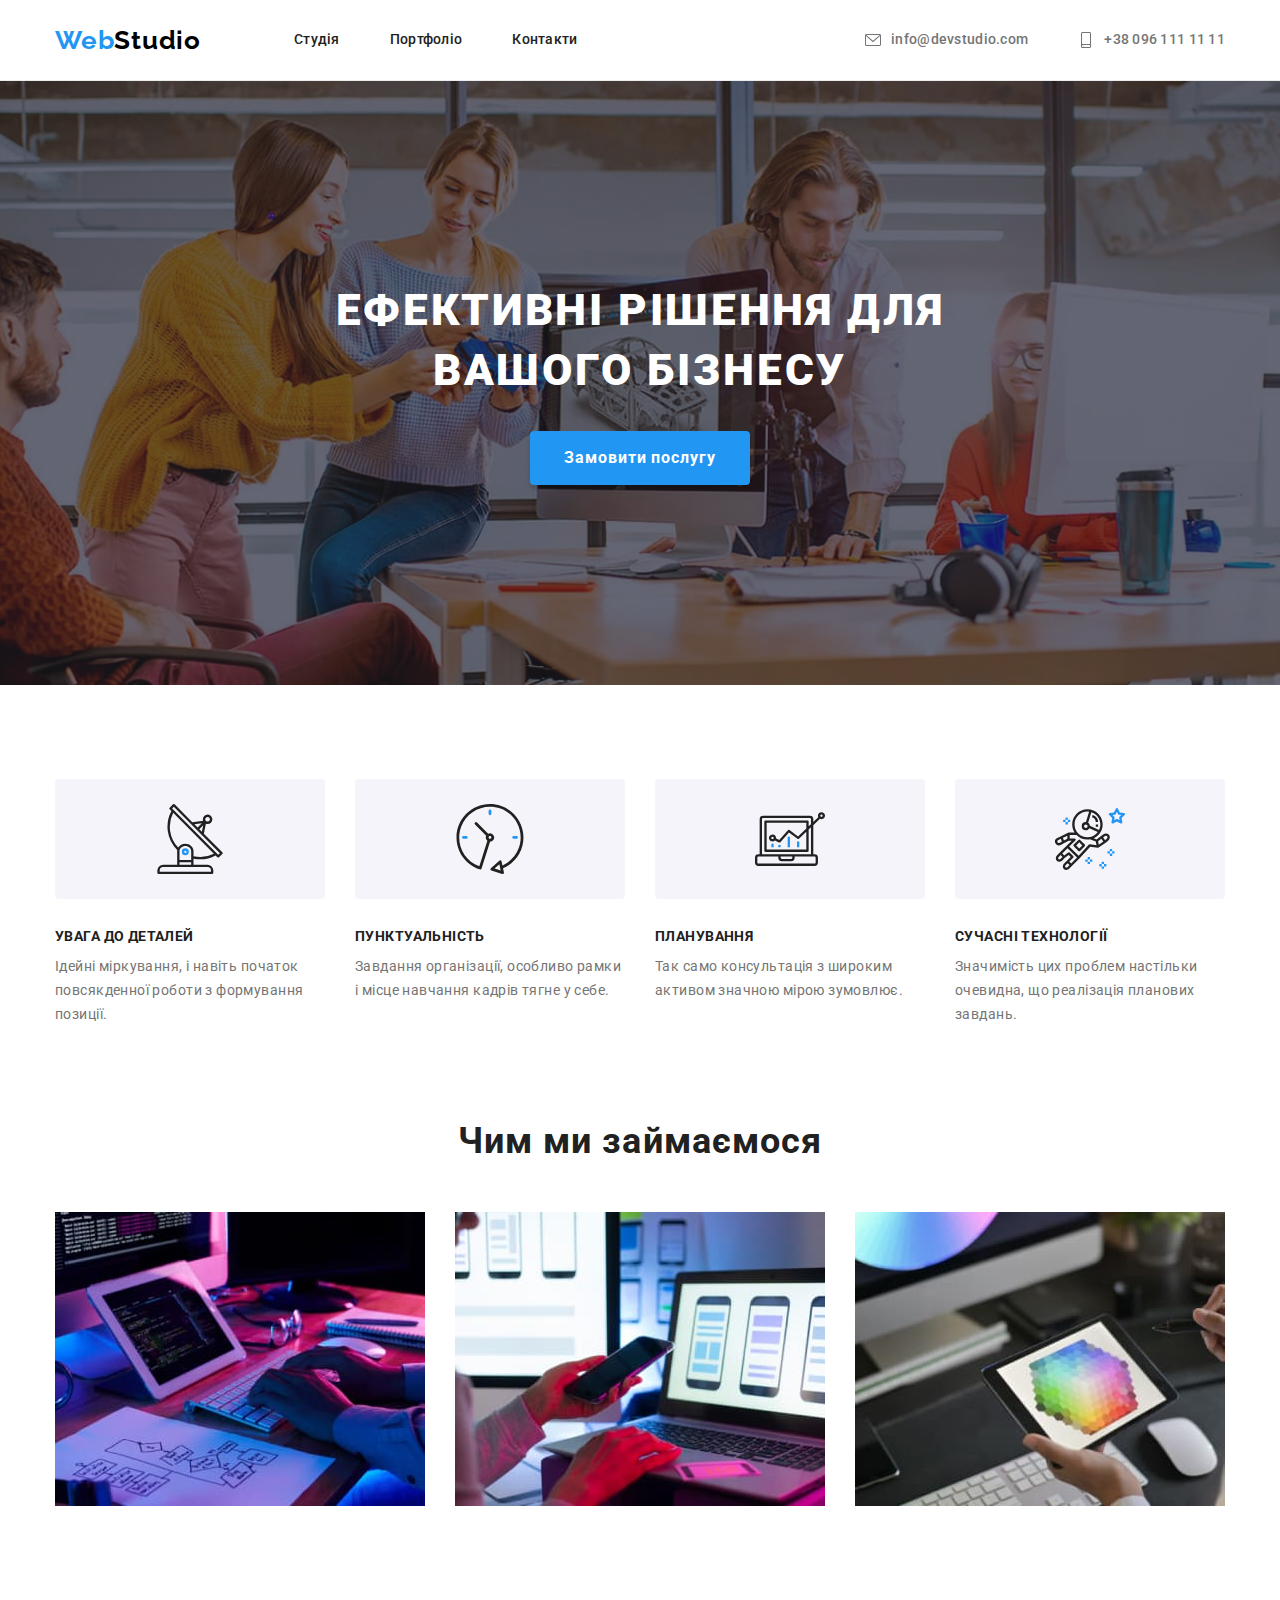
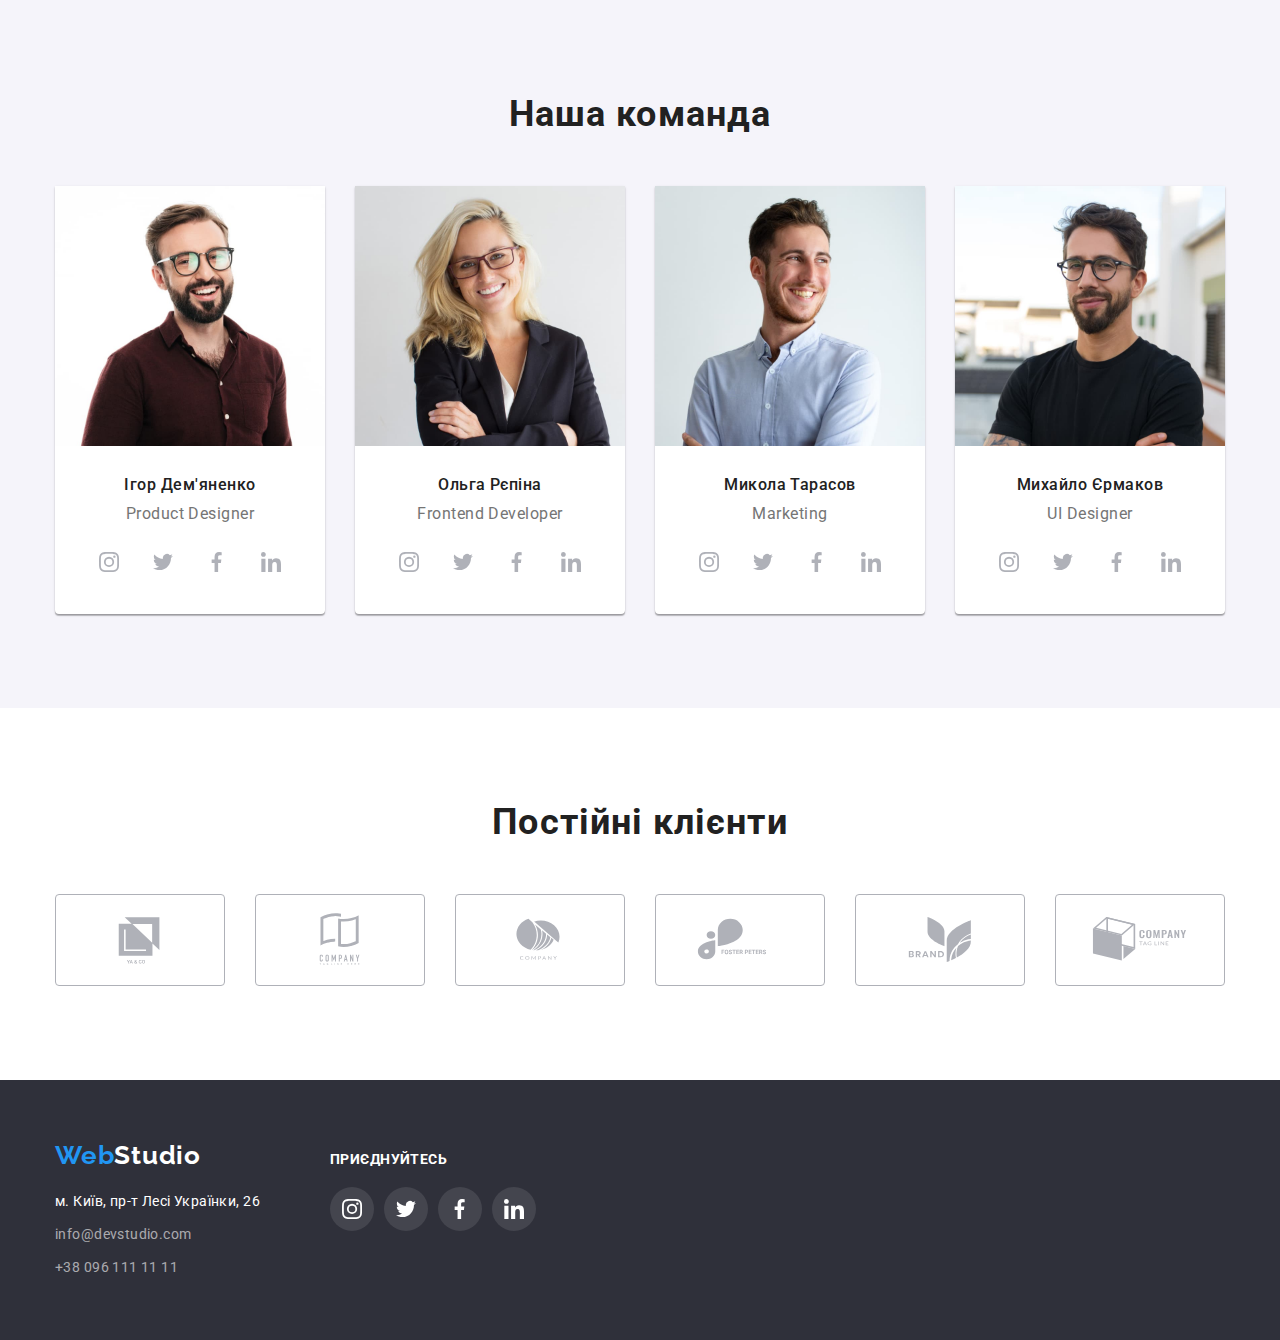
<file: index.html>
<!DOCTYPE html>
<html lang="uk">
  <head>
    <meta charset="UTF-8" />
    <meta http-equiv="X-UA-Compatible" content="IE=edge" />
    <meta name="viewport" content="width=device-width, initial-scale=1.0" />
    <title>WebStudio</title>
    <link rel="preconnect" href="https://fonts.googleapis.com" />
    <link rel="preconnect" href="https://fonts.gstatic.com" crossorigin />
    <link
      href="https://fonts.googleapis.com/css2?family=Raleway:wght@700&family=Roboto:wght@400;500;700;900&display=swap"
      rel="stylesheet"
    />
    <link rel="stylesheet" href="./css/modern-normalize.css" />
    <link rel="stylesheet" href="./css/styles.css" />
  </head>
  <body>
    <!-- Header -->
    <header class="header">
      <div class="container header-nav">
        <!-- Menu -->
        <a class="logo" href="./index.html"
          >Web<span class="logo-accent-black">Studio</span></a
        >
        <nav class="nav-list">
          <ul class="site-nav list">
            <li class="item">
              <a class="header-menu current" href="./index.html">Студія</a>
            </li>
            <li class="item">
              <a class="header-menu" href="./portfolio.html">Портфоліо</a>
            </li>
            <li class="item"><a class="header-menu" href="">Контакти</a></li>
          </ul>
        </nav>
        <!-- Contact -->
        <ul class="contact-nav list">
          <li class="item">
            <a class="header-contact" href="mailto:info@devstudio.com">
              <svg class="icon-mail" width="16" height="12">
                <use href="./images/icons.svg#icon-mail"></use>
              </svg>
              info@devstudio.com</a
            >
          </li>
          <li class="item">
            <a class="header-contact" href="tel:+380961111111">
              <svg class="icon-phone" width="10" height="16">
                <use href="./images/icons.svg#icon-phone"></use>
              </svg>
              +38 096 111 11 11</a
            >
          </li>
        </ul>
      </div>
    </header>
    <main>
      <section class="hero section">
        <div class="container">
          <h1 class="hero-title">Ефективні рішення для вашого бізнесу</h1>
          <button class="hero-btn" type="button">Замовити послугу</button>
        </div>
      </section>

      <!-- Benefits -->
      <section class="benefits section">
        <div class="container">
          <h2 class="visually-hidden">Переваги</h2>
          <ul class="benefits-list list">
            <li class="item">
              <div class="benefits-thumb">
                <svg width="70" height="70">
                  <use href="./images/icons.svg#icon-satellite"></use>
                </svg>
              </div>
              <h3 class="benefits-title">увага до деталей</h3>
              <p class="benefits-text">
                Ідейні міркування, і навіть початок повсякденної роботи з
                формування позиції.
              </p>
            </li>
            <li class="item">
              <div class="benefits-thumb">
                <svg width="70" height="70">
                  <use href="./images/icons.svg#icon-clock"></use>
                </svg>
              </div>
              <h3 class="benefits-title">пунктуальність</h3>
              <p class="benefits-text">
                Завдання організації, особливо рамки і місце навчання кадрів
                тягне у себе.
              </p>
            </li>
            <li class="item">
              <div class="benefits-thumb">
                <svg width="70" height="70">
                  <use href="./images/icons.svg#icon-diagram"></use>
                </svg>
              </div>
              <h3 class="benefits-title">планування</h3>
              <p class="benefits-text">
                Так само консультація з широким активом значною мірою зумовлює.
              </p>
            </li>
            <li class="item">
              <div class="benefits-thumb">
                <svg width="70" height="70">
                  <use href="./images/icons.svg#icon-astronaut"></use>
                </svg>
              </div>
              <h3 class="benefits-title">сучасні технології</h3>
              <p class="benefits-text">
                Значимість цих проблем настільки очевидна, що реалізація
                планових завдань.
              </p>
            </li>
          </ul>
        </div>
      </section>

      <section class="work section">
        <div class="container">
          <h2 class="work-title">Чим ми займаємося</h2>
          <ul class="working list">
            <li>
              <img
                src="./images/programming.jpg"
                alt="програмування"
                width="370"
              />
            </li>
            <li>
              <img src="./images/application.jpg" alt="аплікація" width="370" />
            </li>
            <li>
              <img src="./images/photoshop.jpg" alt="фотошоп" width="370" />
            </li>
          </ul>
        </div>
      </section>

      <section class="teams section">
        <div class="container">
          <h2 class="team-title">Наша команда</h2>
          <ul class="team list">
            <li class="team-item">
              <img
                src="./images/product.jpg"
                alt="продакт-дизайнер"
                width="270"
              />
              <div class="team-skills">
                <h3 class="team-name">Ігор Дем'яненко</h3>
                <p class="team-text">Product Designer</p>
                <ul class="team-item-social list">
                <li class="social-item">
                  <a
                    class="social-link"
                    href="#"
                    target="_blank"
                    rel="noopener noreferrer"
                  >
                    <svg class="team-soc-link" width="20" height="20">
                      <use href="./images/icons.svg#icon-instagram"></use>
                    </svg>
                  </a>
                </li>
                <li class="social-item">
                  <a
                    class="social-link"
                    href="#"
                    target="_blank"
                    rel="noopener noreferrer"
                  >
                    <svg class="team-soc-link" width="20" height="20">
                      <use href="./images/icons.svg#icon-twitter"></use>
                    </svg>
                  </a>
                </li>
                <li class="social-item">
                  <a
                    class="social-link"
                    href="#"
                    target="_blank"
                    rel="noopener noreferrer"
                  >
                    <svg class="team-soc-link" width="20" height="20">
                      <use href="./images/icons.svg#icon-facebook"></use>
                    </svg>
                  </a>
                </li>
                <li class="social-item">
                  <a
                    class="social-link"
                    href="#"
                    target="_blank"
                    rel="noopener noreferrer"
                  >
                    <svg class="team-soc-link" width="20" height="20">
                      <use href="./images/icons.svg#icon-linkedin"></use>
                    </svg>
                  </a>
                </li>
              </div>

            </li>
            <li class="team-item">
              <img
                src="./images/frontend.jpg"
                alt="фронт-енд-розробник"
                width="270"
              />
              <div class="team-skills">
                <h3 class="team-name">Ольга Рєпіна</h3>
                <p class="team-text">Frontend Developer</p>
                 <ul class="team-item-social list">
                <li class="social-item">
                  <a
                    class="social-link"
                    href="#"
                    target="_blank"
                    rel="noopener noreferrer"
                  >
                    <svg class="team-soc-link" width="20" height="20">
                      <use href="./images/icons.svg#icon-instagram"></use>
                    </svg>
                  </a>
                </li>
                <li class="social-item">
                  <a
                    class="social-link"
                    href="#"
                    target="_blank"
                    rel="noopener noreferrer"
                  >
                    <svg class="team-soc-link" width="20" height="20">
                      <use href="./images/icons.svg#icon-twitter"></use>
                    </svg>
                  </a>
                </li>
                <li class="social-item">
                  <a
                    class="social-link"
                    href="#"
                    target="_blank"
                    rel="noopener noreferrer"
                  >
                    <svg class="team-soc-link" width="20" height="20">
                      <use href="./images/icons.svg#icon-facebook"></use>
                    </svg>
                  </a>
                </li>
                <li class="social-item">
                  <a
                    class="social-link"
                    href="#"
                    target="_blank"
                    rel="noopener noreferrer"
                  >
                    <svg class="team-soc-link" width="20" height="20">
                      <use href="./images/icons.svg#icon-linkedin"></use>
                    </svg>
                  </a>
                </li>
              </ul>
              </div>
             
            </li>
            <li class="team-item">
              <img src="./images/marketing.jpg" alt="маркетолог" width="270" />
              <div class="team-skills">
                <h3 class="team-name">Микола Тарасов</h3>
                <p class="team-text">Marketing</p>
                <ul class="team-item-social list">
                <li class="social-item">
                  <a
                    class="social-link"
                    href="#"
                    target="_blank"
                    rel="noopener noreferrer"
                  >
                    <svg class="team-soc-link" width="20" height="20">
                      <use href="./images/icons.svg#icon-instagram"></use>
                    </svg>
                  </a>
                </li>
                <li class="social-item">
                  <a
                    class="social-link"
                    href="#"
                    target="_blank"
                    rel="noopener noreferrer"
                  >
                    <svg class="team-soc-link" width="20" height="20">
                      <use href="./images/icons.svg#icon-twitter"></use>
                    </svg>
                  </a>
                </li>
                <li class="social-item">
                  <a
                    class="social-link"
                    href="#"
                    target="_blank"
                    rel="noopener noreferrer"
                  >
                    <svg class="team-soc-link" width="20" height="20">
                      <use href="./images/icons.svg#icon-facebook"></use>
                    </svg>
                  </a>
                </li>
                <li class="social-item">
                  <a
                    class="social-link"
                    href="#"
                    target="_blank"
                    rel="noopener noreferrer"
                  >
                    <svg class="team-soc-link" width="20" height="20">
                      <use href="./images/icons.svg#icon-linkedin"></use>
                    </svg>
                  </a>
                </li>
              </ul>
              </div>
              
            </li>
            <li class="team-item">
              <img src="./images/uidesigner.jpg" alt="дизайнер" width="270" />
              <div class="team-skills">
                <h3 class="team-name">Михайло Єрмаков</h3>
                <p class="team-text">UI Designer</p>
                <ul class="team-item-social list">
                <li class="social-item">
                  <a
                    class="social-link"
                    href="#"
                    target="_blank"
                    rel="noopener noreferrer"
                  >
                    <svg class="team-soc-link" width="20" height="20">
                      <use href="./images/icons.svg#icon-instagram"></use>
                    </svg>
                  </a>
                </li>
                <li class="social-item">
                  <a
                    class="social-link"
                    href="#"
                    target="_blank"
                    rel="noopener noreferrer"
                  >
                    <svg class="team-soc-link" width="20" height="20">
                      <use href="./images/icons.svg#icon-twitter"></use>
                    </svg>
                  </a>
                </li>
                <li class="social-item">
                  <a
                    class="social-link"
                    href="#"
                    target="_blank"
                    rel="noopener noreferrer"
                  >
                    <svg class="team-soc-link" width="20" height="20">
                      <use href="./images/icons.svg#icon-facebook"></use>
                    </svg>
                  </a>
                </li>
                <li class="social-item">
                  <a
                    class="social-link"
                    href="#"
                    target="_blank"
                    rel="noopener noreferrer"
                  >
                    <svg class="team-soc-link" width="20" height="20">
                      <use href="./images/icons.svg#icon-linkedin"></use>
                    </svg>
                  </a>
                </li>
              </ul>
              </div>
              
            </li>
          </ul>
        </div>
      </section>
      <section>
        <div class="section">
          <div class="container">
            <h2 class="work-title">Постійні клієнти</h2>
            <ul class="clients-list list">
              <li class="clients-item">
                <a
                  href="#"
                  class="link"
                  target="_blank"
                  rel="noopener noreferrer"
                >
                  <svg class="clients-soc-link" width="106" height="60">
                    <use href="./images/icons.svg#icon-company-one"></use>
                  </svg>
                </a>
              </li>
              <li class="clients-item">
                <a
                  href="#"
                  class="link"
                  target="_blank"
                  rel="noopener noreferrer"
                >
                  <svg class="clients-soc-link" width="106" height="60">
                    <use href="./images/icons.svg#icon-company-two"></use>
                  </svg>
                </a>
              </li>
              <li class="clients-item">
                <a
                  href="#"
                  class="link"
                  target="_blank"
                  rel="noopener noreferrer"
                >
                  <svg class="clients-soc-link" width="106" height="60">
                    <use href="./images/icons.svg#icon-object"></use>
                  </svg>
                </a>
              </li>
              <li class="clients-item">
                <a
                  href="#"
                  class="link"
                  target="_blank"
                  rel="noopener noreferrer"
                >
                  <svg class="clients-soc-link" width="106" height="60">
                    <use href="./images/icons.svg#icon-company-three"></use>
                  </svg>
                </a>
              </li>
              <li class="clients-item">
                <a
                  href="#"
                  class="link"
                  target="_blank"
                  rel="noopener noreferrer"
                >
                  <svg class="clients-soc-link" width="106" height="60">
                    <use href="./images/icons.svg#icon-company-four"></use>
                  </svg>
                </a>
              </li>
              <li class="clients-item">
                <a
                  href="#"
                  class="link"
                  target="_blank"
                  rel="noopener noreferrer"
                >
                  <svg class="clients-soc-link" width="106" height="60">
                    <use href="./images/icons.svg#icon-company-five"></use>
                  </svg>
                </a>
              </li>
            </ul>
          </div>
        </div>
      </section>
    </main>

    <footer class="footer">
      <div class="container">
        <div class="footer-box">
          <div class="footer-right">
            <a class="logo logo-footer" href="./index.html"
              >Web<span class="logo-accent-white">Studio</span></a
            >
            <address>
              <ul class="list">
                <li class="item">
                  <a
                    class="footer-map"
                    href="https://goo.gl/maps/oiPbDNAemeEEUcDG9"
                    target="_blank"
                    rel="noopener noreferrer"
                    >м. Київ, пр-т Лесі Українки, 26</a
                  >
                </li>
                <li class="item">
                  <a class="footer-contact" href="mailto:info@devstudio.com"
                    >info@devstudio.com</a
                  >
                </li>
                <li class="item">
                  <a class="footer-contact" href="tel:+380961111111"
                    >+38 096 111 11 11</a
                  >
                </li>
              </ul>
            </address>
          </div>
          <div class="footer-left">
            <p class="footer-left-title">Приєднуйтесь</p>
            <ul class="footer-item-social list">
              <li class="footer-social-item">
                <a
                  class="footer-social-link"
                  href="#"
                  target="_blank"
                  rel="noopener noreferrer"
                >
                  <svg class="footer-soc-link" width="20" height="20">
                    <use href="./images/icons.svg#icon-instagram"></use>
                  </svg>
                </a>
              </li>
              <li class="footer-social-item">
                <a
                  class="footer-social-link"
                  href="#"
                  target="_blank"
                  rel="noopener noreferrer"
                >
                  <svg class="footer-soc-link" width="20" height="20">
                    <use href="./images/icons.svg#icon-twitter"></use>
                  </svg>
                </a>
              </li>
              <li class="footer-social-item">
                <a
                  class="footer-social-link"
                  href="#"
                  target="_blank"
                  rel="noopener noreferrer"
                >
                  <svg class="footer-soc-link" width="20" height="20">
                    <use href="./images/icons.svg#icon-facebook"></use>
                  </svg>
                </a>
              </li>
              <li class="footer-social-item">
                <a
                  class="footer-social-link"
                  href="#"
                  target="_blank"
                  rel="noopener noreferrer"
                >
                  <svg class="footer-soc-link" width="20" height="20">
                    <use href="./images/icons.svg#icon-linkedin"></use>
                  </svg>
                </a>
              </li>
            </ul>
          </div>
        </div>
      </div>
    </footer>
  </body>
</html>
</file>
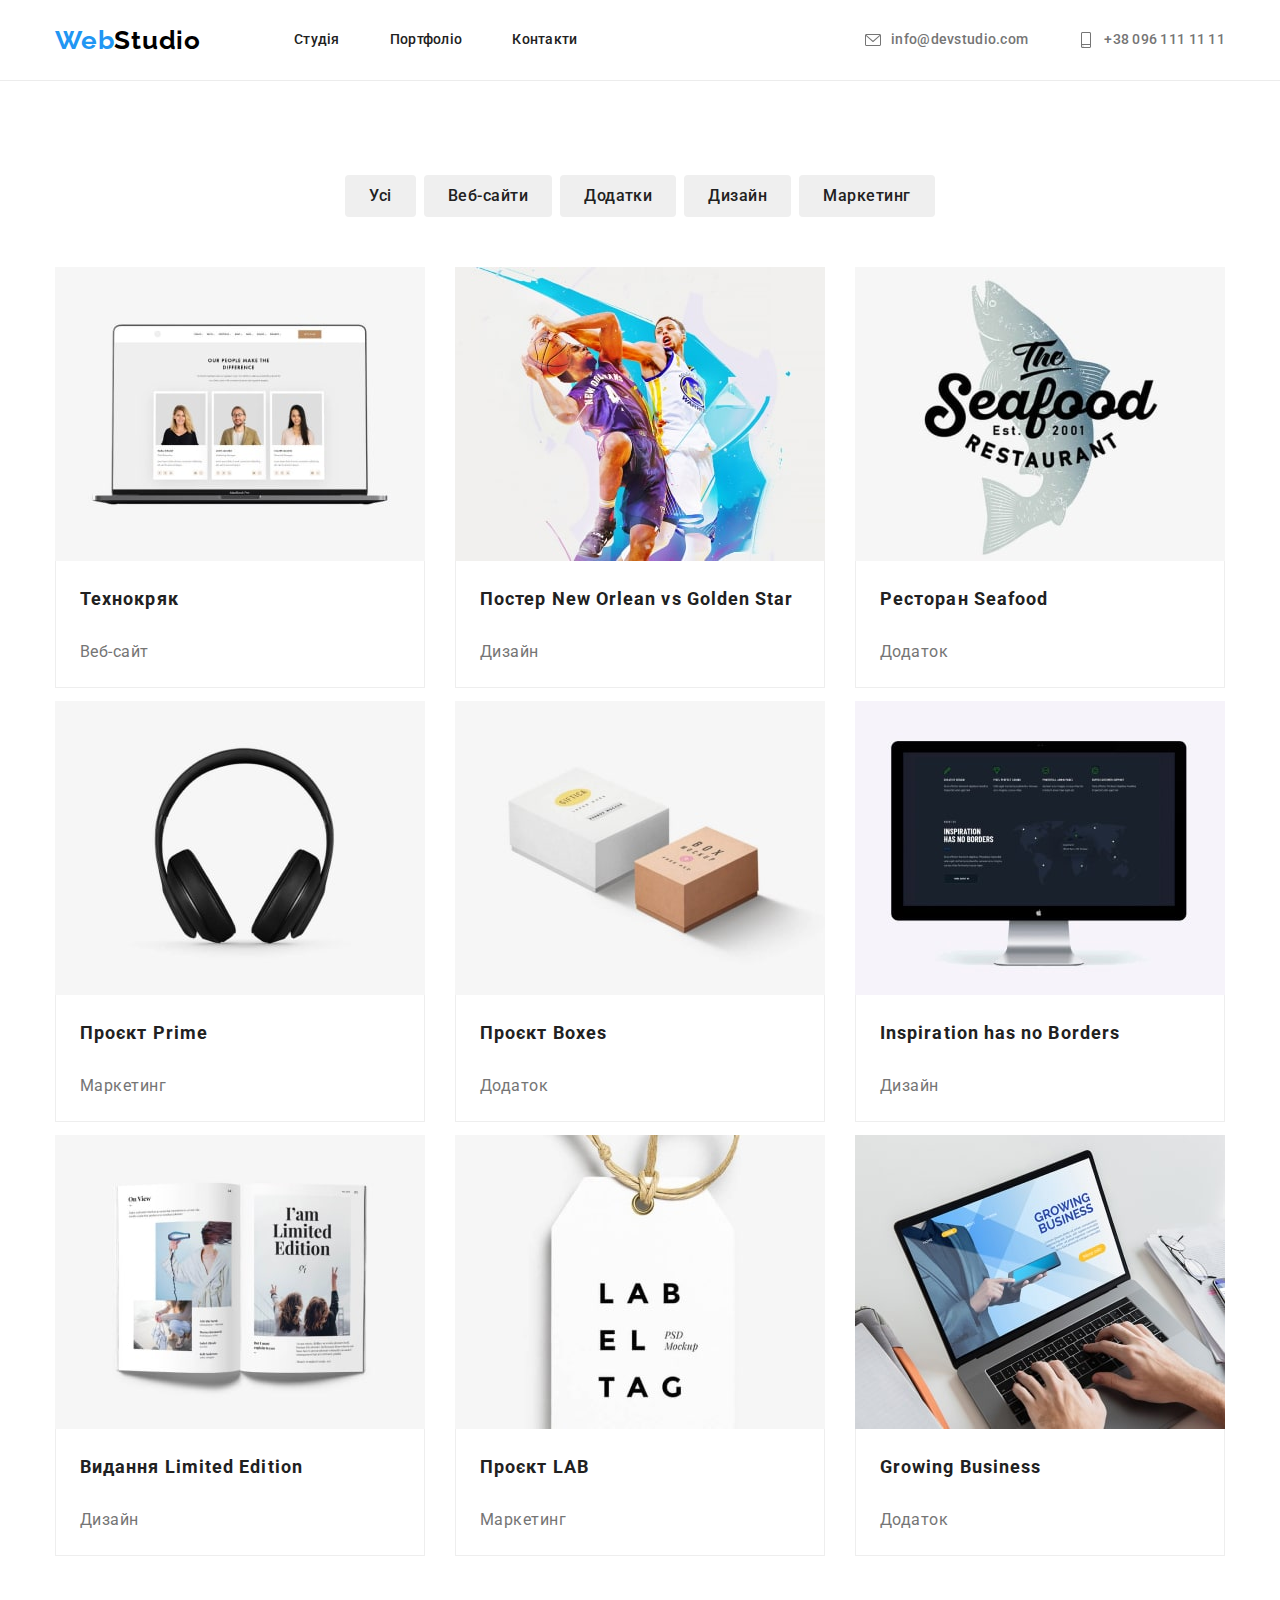
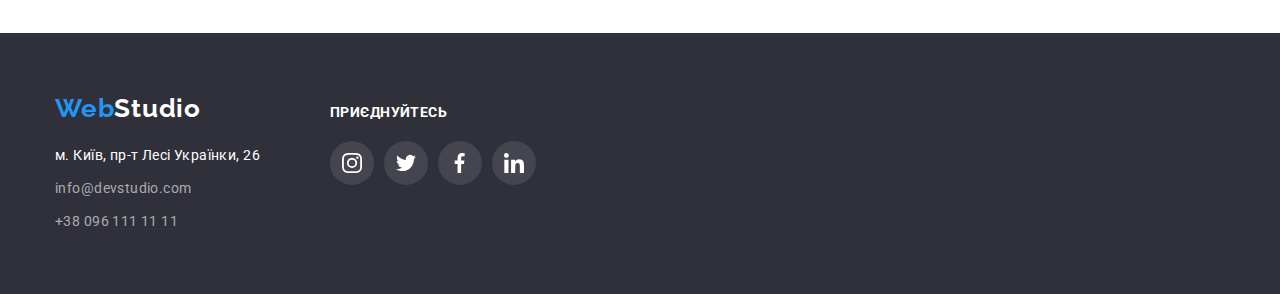
<file: portfolio.html>
<!DOCTYPE html>
<html lang="uk">
  <head>
    <meta charset="UTF-8" />
    <meta http-equiv="X-UA-Compatible" content="IE=edge" />
    <meta name="viewport" content="width=device-width, initial-scale=1.0" />
    <title>WebStudio</title>
    <link rel="preconnect" href="https://fonts.googleapis.com" />
    <link rel="preconnect" href="https://fonts.gstatic.com" crossorigin />
    <link
      href="https://fonts.googleapis.com/css2?family=Raleway:wght@700&family=Roboto:wght@400;500;700;900&display=swap"
      rel="stylesheet"
    />
    <link rel="stylesheet" href="./css/modern-normalize.css" />
    <link rel="stylesheet" href="./css/styles.css" />
  </head>
  <body>
    <!-- Header -->
    <header class="header">
      <div class="container header-nav">
        <!-- Menu -->
        <a class="logo" href="./index.html"
          >Web<span class="logo-accent-black">Studio</span></a
        >
        <nav class="nav-list">
          <ul class="site-nav list">
            <li class="item">
              <a class="header-menu" href="./index.html">Студія</a>
            </li>
            <li class="item">
              <a class="header-menu current" href="./portfolio.html"
                >Портфоліо</a
              >
            </li>
            <li class="item"><a class="header-menu" href="">Контакти</a></li>
          </ul>
        </nav>
        <!-- Contact -->
        <ul class="contact-nav list">
          <li class="item">
            <a class="header-contact" href="mailto:info@devstudio.com">
              <svg class="icon-mail" width="16" height="12">
                <use href="./images/icons.svg#icon-mail"></use>
              </svg>
              info@devstudio.com</a
            >
          </li>
          <li class="item">
            <a class="header-contact" href="tel:+380961111111">
              <svg class="icon-phone" width="10" height="16">
                <use href="./images/icons.svg#icon-phone"></use>
              </svg>
              +38 096 111 11 11</a
            >
          </li>
        </ul>
      </div>
    </header>
    <main>
      <section class="section">
        <h1 class="visually-hidden">Портфоліо</h1>
        <div class="container">
          <ul class="filter list">
            <li class="filter-item">
              <button class="portfolio-btn" type="button">Усі</button>
            </li>
            <li class="filter-item">
              <button class="portfolio-btn" type="button">Веб-сайти</button>
            </li>
            <li class="filter-item">
              <button class="portfolio-btn" type="button">Додатки</button>
            </li>
            <li class="filter-item">
              <button class="portfolio-btn" type="button">Дизайн</button>
            </li>
            <li class="filter-item">
              <button class="portfolio-btn" type="button">Маркетинг</button>
            </li>
          </ul>
          <ul class="list portfolio-list">
            <li class="portfolio-item">
              <a class="list portfolio-content" href="#">
                <img
                  src="./images/website-techno.jpg"
                  alt="сайт технокряк"
                  width="370"
                />
                <div class="text-list">
                  <h2 class="portfolio-title">Технокряк</h2>
                  <p class="portfolio-text">Веб-сайт</p>
                </div>
              </a>
            </li>
            <li class="portfolio-item">
              <a class="list portfolio-content" href="#">
                <img
                  src="./images/poster-new-orlean.jpg"
                  alt="постер новий орлеан"
                  width="370"
                />
                <div class="text-list">
                  <h2 class="portfolio-title">
                    Постер New Orlean vs Golden Star
                  </h2>
                  <p class="portfolio-text">Дизайн</p>
                </div>
              </a>
            </li>
            <li class="portfolio-item">
              <a class="list portfolio-content" href="#">
                <img
                  src="./images/restoran-seasfood.jpg"
                  alt="ресторан морської їжі"
                  width="370"
                />
                <div class="text-list">
                  <h2 class="portfolio-title">Ресторан Seafood</h2>
                  <p class="portfolio-text">Додаток</p>
                </div>
              </a>
            </li>
            <li class="portfolio-item">
              <a class="list portfolio-content" href="#">
                <img
                  src="./images/project-prime.jpg"
                  alt="проект прайм"
                  width="370"
                />
                <div class="text-list">
                  <h2 class="portfolio-title">Проєкт Prime</h2>
                  <p class="portfolio-text">Маркетинг</p>
                </div>
              </a>
            </li>
            <li class="portfolio-item">
              <a class="list portfolio-content" href="#">
                <img
                  src="./images/project-boxes.jpg"
                  alt="проект коробок"
                  width="370"
                />
                <div class="text-list">
                  <h2 class="portfolio-title">Проєкт Boxes</h2>
                  <p class="portfolio-text">Додаток</p>
                </div>
              </a>
            </li>
            <li class="portfolio-item">
              <a class="list portfolio-content" href="#">
                <img
                  src="./images/website-inspiration.jpg"
                  alt="сайт натхнення"
                  width="370"
                />
                <div class="text-list">
                  <h2 class="portfolio-title">Inspiration has no Borders</h2>
                  <p class="portfolio-text">Дизайн</p>
                </div>
              </a>
            </li>
            <li class="portfolio-item">
              <a class="list portfolio-content" href="#">
                <img
                  src="./images/magazine-limited.jpg"
                  alt="Видання Limited"
                  width="370"
                />

                <div class="text-list">
                  <h2 class="portfolio-title">Видання Limited Edition</h2>
                  <p class="portfolio-text">Дизайн</p>
                </div>
              </a>
            </li>
            <li class="portfolio-item">
              <a class="list portfolio-content" href="#">
                <img
                  src="./images/project-lab.jpg"
                  alt="проект лаб"
                  width="370"
                />
                <div class="text-list">
                  <h2 class="portfolio-title">Проєкт LAB</h2>
                  <p class="portfolio-text">Маркетинг</p>
                </div>
              </a>
            </li>
            <li class="portfolio-item">
              <a class="list portfolio-content" href="#">
                <img
                  src="./images/website-growing.jpg"
                  alt="сайт зростання"
                  width="370"
                />
                <div class="text-list">
                  <h2 class="portfolio-title">Growing Business</h2>
                  <p class="portfolio-text">Додаток</p>
                </div>
              </a>
            </li>
          </ul>
        </div>
      </section>
    </main>
    <footer class="footer">
      <div class="container">
        <div class="footer-box">
          <div class="footer-right">
            <a class="logo logo-footer" href="./index.html"
              >Web<span class="logo-accent-white">Studio</span></a
            >
            <address>
              <ul class="list">
                <li class="item">
                  <a
                    class="footer-map"
                    href="https://goo.gl/maps/oiPbDNAemeEEUcDG9"
                    target="_blank"
                    rel="noopener noreferrer"
                    >м. Київ, пр-т Лесі Українки, 26</a
                  >
                </li>
                <li class="item">
                  <a class="footer-contact" href="mailto:info@devstudio.com"
                    >info@devstudio.com</a
                  >
                </li>
                <li class="item">
                  <a class="footer-contact" href="tel:+380961111111"
                    >+38 096 111 11 11</a
                  >
                </li>
              </ul>
            </address>
          </div>
          <div class="footer-left">
            <p class="footer-left-title">Приєднуйтесь</p>
            <ul class="footer-item-social list">
              <li class="footer-social-item">
                <a
                  class="footer-social-link"
                  href="#"
                  target="_blank"
                  rel="noopener noreferrer"
                >
                  <svg class="footer-soc-link" width="20" height="20">
                    <use href="./images/icons.svg#icon-instagram"></use>
                  </svg>
                </a>
              </li>
              <li class="footer-social-item">
                <a
                  class="footer-social-link"
                  href="#"
                  target="_blank"
                  rel="noopener noreferrer"
                >
                  <svg class="footer-soc-link" width="20" height="20">
                    <use href="./images/icons.svg#icon-twitter"></use>
                  </svg>
                </a>
              </li>
              <li class="footer-social-item">
                <a
                  class="footer-social-link"
                  href="#"
                  target="_blank"
                  rel="noopener noreferrer"
                >
                  <svg class="footer-soc-link" width="20" height="20">
                    <use href="./images/icons.svg#icon-facebook"></use>
                  </svg>
                </a>
              </li>
              <li class="footer-social-item">
                <a
                  class="footer-social-link"
                  href="#"
                  target="_blank"
                  rel="noopener noreferrer"
                >
                  <svg class="footer-soc-link" width="20" height="20">
                    <use href="./images/icons.svg#icon-linkedin"></use>
                  </svg>
                </a>
              </li>
            </ul>
          </div>
        </div>
      </div>
    </footer>
  </body>
</html>
</file>
<file: css/styles.css>
body {
  background-color: var(--color-white);
  color: var(--main-color);
  font-family: "Roboto", sans-serif;
}
p,
ul,
h1,
h2,
h3,
h4,
h5,
h6 {
  margin: 0;
}
img {
  display: block;
  max-width: 100%;
}
.visually-hidden {
  position: absolute;
  white-space: nowrap;
  width: 1px;
  height: 1px;
  overflow: hidden;
  border: 0;
  padding: 0;
  clip: rect(0 0 0 0);
  clip-path: inset(50%);
  margin: -1px;
}

:root {
  --main-color: #212121;
  --color-blue: #2196f3;
  --color-grey: #757575;
  --color-white: #ffffff;
  --color-black: #000000;
  --background-grey: #2f303a;
  --btn-shadow: rgba(0, 0, 0, 0.15);
  --btn-shadow-f: rgba(0, 0, 0, 0.15);
  --btn-hover: #188ce8;
  --color-footer: rgba(255, 255, 255, 0.6);
  --color-button: #f5f4fa;
  --color-footers: #2f303a;
  --color-team-rgb: rgba(0, 0, 0, 0.12);
  --color-team-rgba: rgba(0, 0, 0, 0.14);
  --color-teams-rgb: rgba(0, 0, 0, 0.2);
  --color-btn-primary: rgba(0, 0, 0, 0.1);
  --color-btns-primary: rgba(0, 0, 0, 0.08);
  --card-set-gap: 30px;
  --social-link-hover: #2196f3;
  --team-soc-link: #afb1b8;
  --social-hover: #2196f3;
  --hero-bg: #c4c4c4;
}

.list {
  text-decoration: none;
  list-style: none;
  margin: 0;
  padding: 0;
}
.section {
  padding-top: 94px;
  padding-bottom: 94px;
}

.container {
  width: 1200px;
  padding-left: 15px;
  padding-right: 15px;
  margin-left: auto;
  margin-right: auto;
}

/* Header  */
.header {
  border-bottom: 1px solid #ececec;
}
.current:visited {
  color: var(--color-blue);
}

.header-nav {
  display: flex;
  align-items: center;
}

.header-menu {
  display: block;
  padding-top: 32px;
  padding-bottom: 32px;
  font-weight: 500;
  font-size: 14px;
  line-height: 1.14;
  letter-spacing: 0.02em;
  text-decoration: none;
  color: var(--main-color);
}

.header-menu:hover,
.header-menu:focus,
.header-menu:active {
  color: var(--color-blue);
}

.logo {
  font-family: "Raleway", sans-serif;
  font-style: normal;
  font-weight: 700;
  font-size: 26px;
  line-height: 1.19;
  letter-spacing: 0.03em;
  color: var(--color-blue);
  text-decoration: none;
}

.logo-accent-black {
  color: var(--color-black);
}

.logo-accent-white {
  color: var(--color-white);
}

.header-contact {
  display: flex;
  align-items: center;
  padding-top: 32px;
  padding-bottom: 32px;
  font-weight: 500;
  font-size: 14px;
  line-height: 1.14;
  letter-spacing: 0.02em;
  text-decoration: none;
  color: var(--color-grey);
}

.header-contact:hover,
.header-contact:focus {
  color: var(--color-blue);
}

.nav-list {
  margin-left: 93px;
}
.site-nav {
  display: flex;
}
.site-nav .item {
  margin-right: 50px;
}

.site-nav .item:last-child {
  margin-right: 0;
}

.contact-nav {
  display: flex;
  margin-left: auto;
}

.contact-nav .item {
  margin-right: 50px;
}

.contact-nav .item:last-child {
  margin-right: 0;
}
.icon-mail {
  margin-right: 10px;
  height: 16px;
  width: 16px;
  fill: currentColor;
}

.icon-phone {
  margin-right: 10px;
  height: 16px;
  width: 16px;
  fill: currentColor;
}

/* Hero */

.hero {
  background-color: var(--hero-bg);
  background-image: linear-gradient(
      rgba(47, 48, 58, 0.4),
      rgba(47, 48, 58, 0.4)
    ),
    url(../images/hero.jpg);
  background-repeat: no-repeat;
  background-size: cover;
  background-position: center;
  max-width: 1600px;
  margin-left: auto;
  margin-right: auto;
  text-align: center;
  padding-top: 200px;
  padding-bottom: 200px;
}

.hero-title {
  font-style: normal;
  font-weight: 900;
  font-size: 44px;
  line-height: 1.36;
  text-align: center;
  letter-spacing: 0.06em;
  text-transform: uppercase;
  color: var(--color-white);
  max-width: 700px;
  margin: 0 auto;
  margin-bottom: var(--card-set-gap);
}

.hero-btn {
  font-family: inherit;
  background: var(--color-blue);
  box-shadow: 0px 4px 4px var(--btn-shadow);
  border-radius: 4px;
  font-weight: 700;
  font-size: 16px;
  line-height: 1.88;
  text-align: center;
  letter-spacing: 0.06em;
  color: var(--color-white);
  cursor: pointer;
  border-color: transparent;
  padding: 10px 32px;
  margin: 0 auto;
}
.hero-btn:active,
.hero-btn:hover,
.hero-btn:focus {
  background-color: var(--btn-hover);
  box-shadow: 0px 4px 4px var(--btn-shadow-f);
  border-radius: 4px;
}

.benefits-list {
  display: flex;
}

.benefits-list .item:not(:last-child) {
  margin-right: var(--card-set-gap);
}
.benefits-list .item {
  width: calc((100% - 90px) / 4);
}
.benefits-thumb {
  display: flex;
  height: 120px;
  background: var(--color-button);
  border-radius: 4px;
  margin-bottom: 30px;
  justify-content: center;
  align-items: center;
}
.benefits-title {
  margin-bottom: 10px;
  font-weight: 700;
  font-size: 14px;
  line-height: 1.14;
  letter-spacing: 0.03em;
  text-transform: uppercase;
  color: var(--main-color);
}

.benefits-text {
  font-weight: 400;
  font-size: 14px;
  line-height: 1.71;
  letter-spacing: 0.03em;
  color: var(--color-grey);
}

/* Work */
.work {
  padding-top: 0;
}
.work-title {
  font-weight: 700;
  font-size: 36px;
  line-height: 1.16;
  text-align: center;
  letter-spacing: 0.03em;
  color: var(--main-color);
  margin-bottom: 50px;
}
.working {
  display: flex;
  gap: var(--card-set-gap);
}

/* Team */
.teams {
  background-color: var(--color-button);
}
.team {
  display: flex;
}

.team-title {
  margin-bottom: 50px;

  font-weight: 700;
  font-size: 36px;
  line-height: 1.16;
  text-align: center;
  letter-spacing: 0.03em;
  color: var(--main-color);
}
.team-item {
  list-style: none;
  width: calc((100% - 90px) / 4);
  background-color: var(--color-white);
  box-shadow: 0px 1px 3px var(--color-team-rgb),
    0px 1px 1px var(--color-team-rgba), 0px 2px 1px var(--color-teams-rgb);
  border-radius: 0px 0px 4px 4px;
}
.team-item:not(:last-child) {
  margin-right: var(--card-set-gap);
}

.team-skills {
  padding: var(--card-set-gap) 10px;
}
.team-name {
  margin-bottom: 10px;
  font-weight: 500;
  font-size: 16px;
  line-height: 1.18;
  text-align: center;
  letter-spacing: 0.03em;
  color: var(--main-color);
}

.team-text {
  font-size: 16px;
  line-height: 1.18;
  text-align: center;
  letter-spacing: 0.03em;
  color: var(--color-grey);
  margin-bottom: 16px;
}
.team-item-social {
  display: flex;
  justify-content: center;
}

.social-item:not(:first-child) {
  margin-left: 10px;
}
.social-link {
  width: 44px;
  height: 44px;
  background-color: var(--color-white);
  border-radius: 50%;
  display: flex;
  align-items: center;
  justify-content: center;
}
.social-link:hover,
.social-link:focus {
  background-color: var(--social-link-hover);
}
.social-link:hover svg,
.social-link:focus svg {
  fill: var(--color-white);
}
.team-soc-link {
  fill: var(--team-soc-link);
}

/* Clients */
.clients-list {
  display: flex;
  gap: 30px;
}
.clients-item .link {
  height: 92px;
  border: 1px solid var(--team-soc-link);
  border-radius: 4px;
  display: flex;
  align-items: center;
  justify-content: center;
  width: 170px;
  fill: var(--team-soc-link);
}
.clients-item .link:hover,
.clients-item .link:focus {
  border: 1px solid var(--color-blue);
  fill: var(--color-blue);
}

/* Footer */
.footer {
  background-color: var(--color-footers);
  padding-top: 60px;
  padding-bottom: 60px;
}
.footer-box {
  display: flex;
  align-items: baseline;
}
.logo-footer {
  display: block;
  margin-bottom: 20px;
}
.footer .item {
  margin-bottom: 9px;
}
.footer .item:last-child {
  margin-bottom: 0;
}

.footer-map {
  font-size: 14px;
  font-style: normal;
  line-height: 1.71;
  letter-spacing: 0.03em;
  color: var(--color-white);
  text-decoration: none;
}

.footer-contact {
  font-size: 14px;
  font-style: normal;
  line-height: 1.71;
  letter-spacing: 0.03em;
  color: var(--color-footer);
  text-decoration: none;
}
.footer-contact:hover,
.footer-contact:focus {
  color: var(--color-blue);
}
.button {
  color: var(--main-color);
  background-color: var(--color-button);
}
.button-primary {
  color: var(--color-white);
  background-color: var(--color-blue);
  box-shadow: 0px 3px 1px var(--color-btn-primary),
    0px 1px 2px var(--color-btns-primary), 0px 2px 2px var(--color-team-rgb);
}
.footer-left {
  margin-left: 70px;
  display: block;
}

.footer-left-title {
  margin-bottom: 20px;
  font-weight: 700;
  font-size: 14px;
  line-height: 1.14;
  letter-spacing: 0.03em;
  text-transform: uppercase;
  color: var(--color-white);
}

.footer-item-social {
  display: flex;
  justify-content: center;
  gap: 10px;
}
.footer-social-item {
  display: flex;
}
.footer-social-link {
  width: 44px;
  height: 44px;
  background-color: rgba(255, 255, 255, 0.1);
  border-radius: 50%;
  display: flex;
  align-items: center;
  justify-content: center;
}
.footer-social-link:hover,
.footer-social-link:focus {
  background-color: var(--social-link-hover);
}
.footer-soc-link {
  fill: var(--color-white);
}
/* Portfolio */
.filter {
  display: flex;
  justify-content: center;
  margin-right: auto;
  margin-left: auto;
  margin-bottom: 50px;
}
.filter-item {
  margin-right: 8px;
}
.filter-item:last-child {
  margin-right: 0;
}

.portfolio-btn {
  font-family: inherit;
  font-weight: 500;
  font-size: 16px;
  line-height: 1.62;
  text-align: center;
  letter-spacing: 0.03em;
  color: var(--main-color);
  padding: 6px 22px;
  border-radius: 4px;
  cursor: pointer;
  border-color: transparent;
}
.portfolio-btn:active,
.portfolio-btn:hover,
.portfolio-btn:focus {
  color: var(--color-white);
  background: var(--color-blue);
  box-shadow: 0px 3px 1px rgba(0, 0, 0, 0.1), 0px 1px 2px rgba(0, 0, 0, 0.08),
    0px 2px 2px rgba(0, 0, 0, 0.12);
  border-radius: 4px;
  border-color: transparent;
}
.portfolio-title {
  font-weight: 700;
  font-size: 18px;
  line-height: 2;
  letter-spacing: 0.06em;
  color: var(--main-color);
  margin-bottom: 4px;
}

.portfolio-list {
  display: flex;
  flex-wrap: wrap;
  align-content: center;
  margin-left: -30px;
  margin-top: -30px;
}

.portfolio-item {
  width: 370px;
  height: 404px;
  flex-basis: calc(100% / 3 - 30px);
  margin-left: var(--card-set-gap);
  margin-top: var(--card-set-gap);
}

.portfolio-item:nth-last-child(-n + 3) {
  margin-right: 0;
  margin-bottom: 0;
}

.portfolio-text {
  font-size: 16px;
  line-height: 1.88;
  letter-spacing: 0.03em;
  color: var(--color-grey);
  margin-top: 20px;
}
.portfolio-content {
  display: block;
}
.portfolio-content:hover,
.portfolio-content:focus {
  box-shadow: 0px 1px 1px rgba(0, 0, 0, 0.12), 0px 4px 4px rgba(0, 0, 0, 0.06),
    1px 4px 6px rgba(0, 0, 0, 0.16);
}
.text-list {
  padding: 20px 24px;
  border-bottom: 1px solid #eeeeee;
  border-right: 1px solid #eeeeee;
  border-left: 1px solid #eeeeee;
}
</file>
